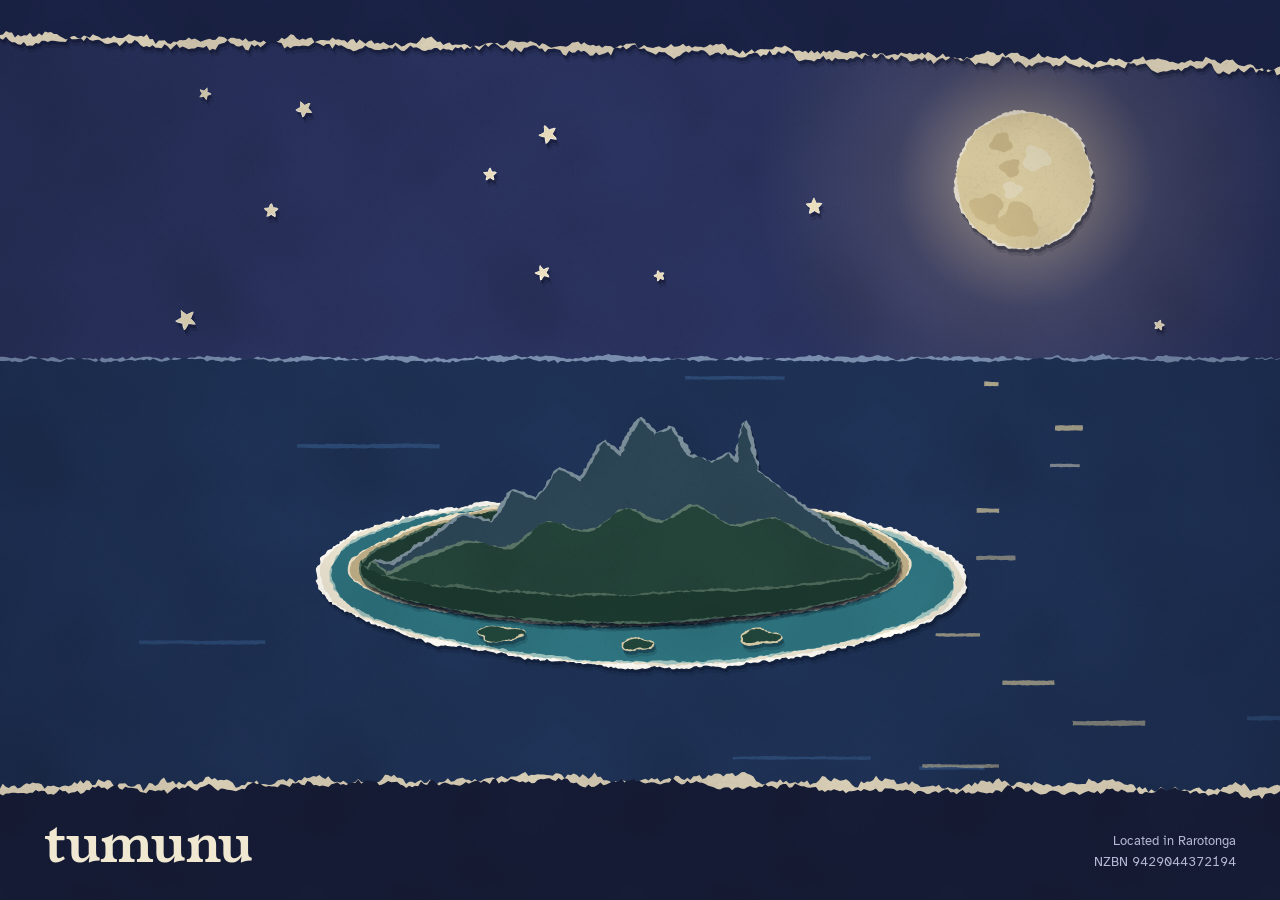
<file: index.html>
<!doctype html>
<html lang="en">
<head>
<meta charset="utf-8">
<meta name="viewport" content="width=device-width, initial-scale=1">
<title>tumunu</title>
<meta name="description" content="Located in Rarotonga.">
<meta name="theme-color" content="#1A2245">
<meta name="robots" content="index,follow">
<link rel="canonical" href="https://tumunu.com/">
<link rel="icon" href="/favicon.ico" sizes="any">
<link rel="icon" type="image/svg+xml" href="/tumunu-favicon.svg">
<link rel="icon" type="image/png" sizes="32x32" href="/favicon-32.png">
<link rel="apple-touch-icon" href="/apple-touch-icon-180.png">
<link rel="manifest" href="/site.webmanifest">
<meta property="og:title" content="tumunu">
<meta property="og:description" content="Located in Rarotonga.">
<meta property="og:type" content="website">
<meta property="og:url" content="https://tumunu.com/">
<meta property="og:site_name" content="tumunu">
<meta property="og:image" content="https://tumunu.com/og-image.jpg">
<meta property="og:image:width" content="1200">
<meta property="og:image:height" content="630">
<meta property="og:image:alt" content="A paper-cut collage of Rarotonga at night under a full moon, with the word tumunu.">
<meta name="twitter:card" content="summary_large_image">
<link rel="preconnect" href="https://fonts.googleapis.com">
<link rel="preconnect" href="https://fonts.gstatic.com" crossorigin>
<link href="https://fonts.googleapis.com/css2?family=Young+Serif&family=Atkinson+Hyperlegible:wght@400;700&display=swap" rel="stylesheet">
<link rel="stylesheet" href="/style.css">
<script src="/scene.js" defer></script>
</head>
<body>
<canvas id="scene" role="img" aria-label="A paper-cut collage of Rarotonga at night: the island ringed by its lagoon and reef, and a full moon over the ocean."></canvas>
<footer id="foot">
  <h1>tumunu</h1>
  <p class="meta"><span>Located in Rarotonga</span><span>NZBN 9429044372194</span></p>
</footer>

</body>
</html>
</file>
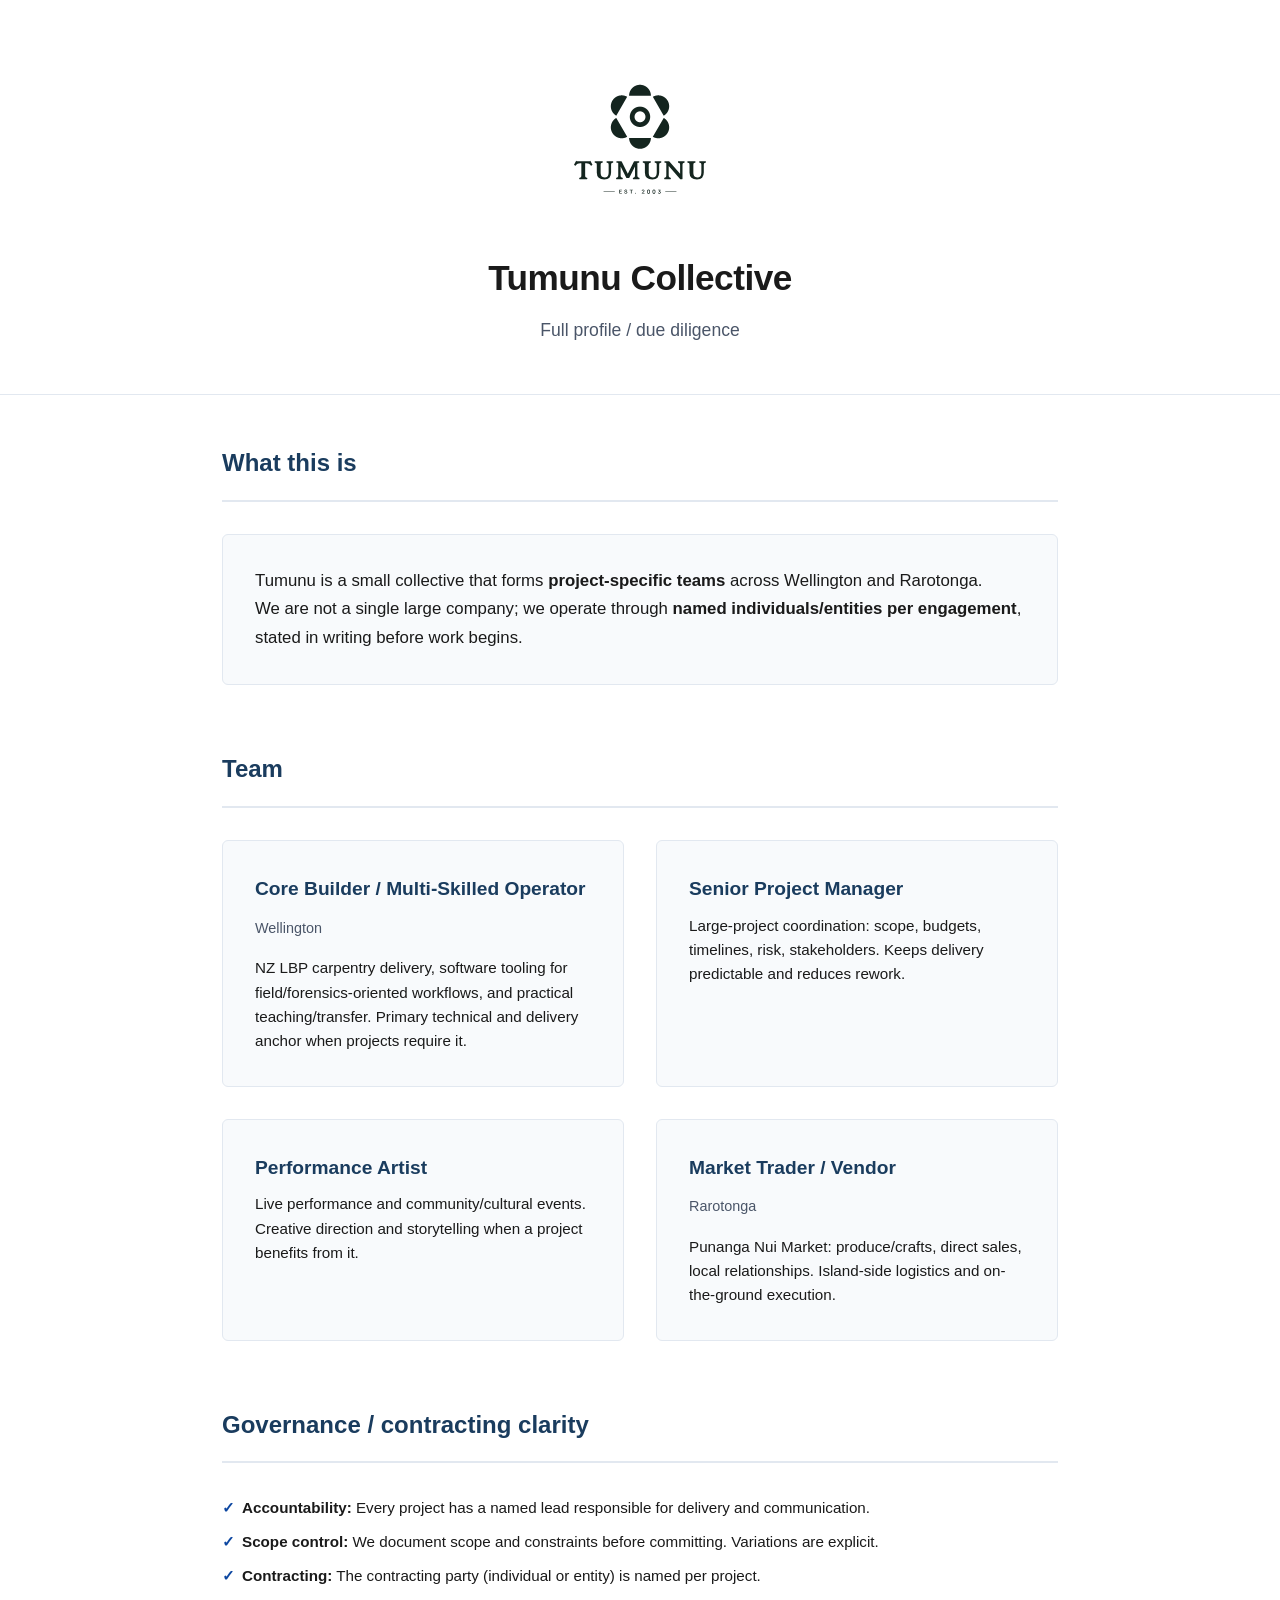
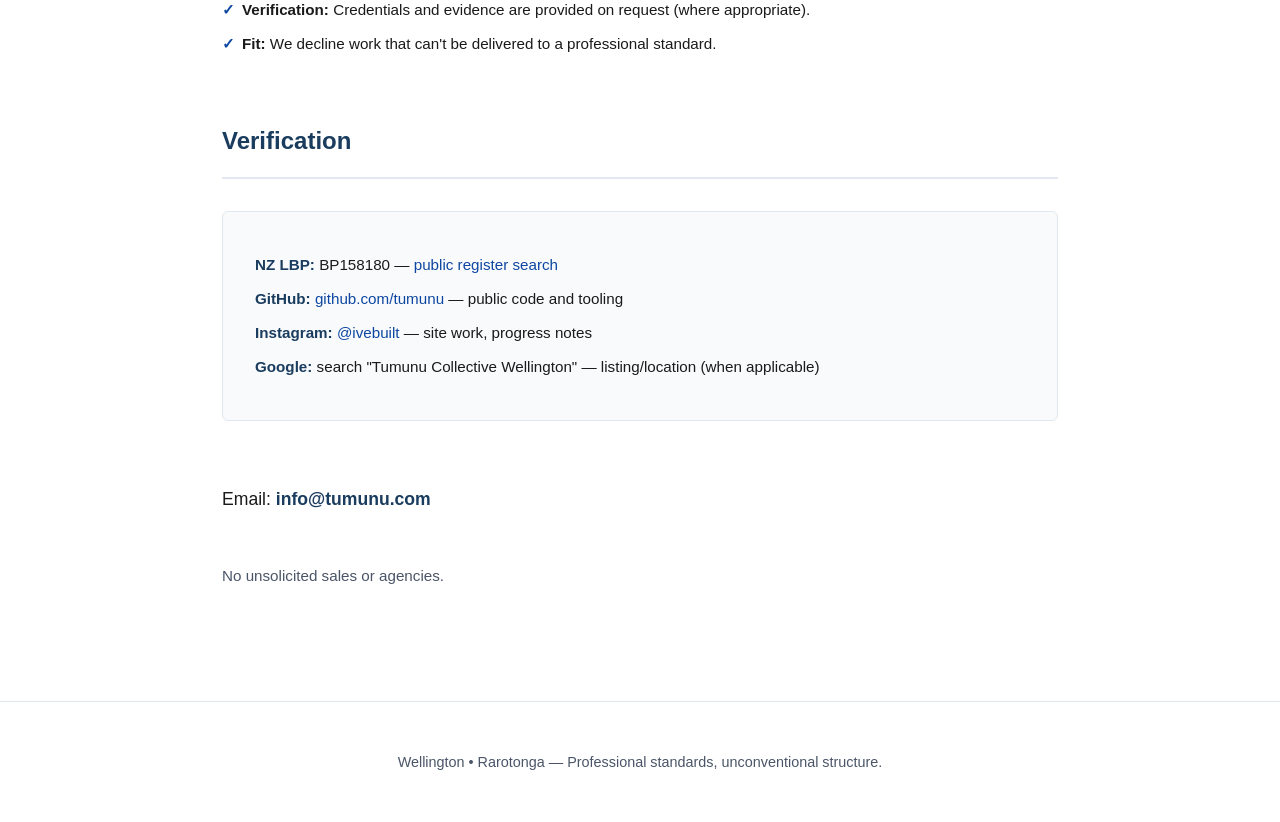
<file: about.html>
<!DOCTYPE html>
<html lang="en">
<head>
    <meta charset="UTF-8">
    <meta name="viewport" content="width=device-width, initial-scale=1.0">
    <meta name="description" content="Tumunu Collective — full profile and due diligence. Project-specific teams across Wellington and Rarotonga.">
    <meta name="robots" content="index,follow">
    <link rel="canonical" href="https://tumunu.com/about.html">
    <meta property="og:title" content="Tumunu Collective — Full Profile">
    <meta property="og:description" content="Project-specific teams across Wellington and Rarotonga. Named accountability, professional standards.">
    <meta property="og:site_name" content="Tumunu Collective">
    <meta property="og:type" content="website">
    <meta property="og:url" content="https://tumunu.com/about.html">
    <title>Tumunu Collective — Full Profile</title>
    <link rel="icon" type="image/svg+xml" href="/tumunu-favicon.svg">
    <link rel="icon" type="image/png" sizes="32x32" href="/favicon-32.png">
    <link rel="apple-touch-icon" href="/apple-touch-icon-180.png">
    <meta property="og:image" content="https://tumunu.com/og-image.jpg">
    <style>
        :root {
            --color-bg: #ffffff;
            --color-text: #1a1a1a;
            --color-muted: #4a5568;
            --color-primary: #0d47a1;
            --color-primary-dark: #1a3c5e;
            --color-border: #e2e8f0;
            --color-card: #f8fafc;
            --font-stack: 'Helvetica Neue', Helvetica, Arial, sans-serif;
            --spacing-xs: 0.5rem;
            --spacing-sm: 1rem;
            --spacing-md: 2rem;
            --spacing-lg: 3rem;
            --spacing-xl: 4rem;
            --max-width: 900px;
            --radius: 6px;
            --shadow-sm: 0 1px 3px rgba(0,0,0,0.08);
        }
        * { box-sizing: border-box; margin: 0; padding: 0; }
        body {
            font-family: var(--font-stack);
            background: var(--color-bg);
            color: var(--color-text);
            line-height: 1.7;
            -webkit-font-smoothing: antialiased;
        }
        a { color: var(--color-primary); text-decoration: none; }
        a:hover { text-decoration: underline; }
        .skip-link {
            position: absolute; left: -9999px; top: auto;
            width: 1px; height: 1px; overflow: hidden;
        }
        .skip-link:focus {
            left: 16px; top: 16px; width: auto; height: auto;
            padding: 10px 12px; background: #fff; color: #000;
            z-index: 9999; border: 2px solid var(--color-primary);
            border-radius: 4px;
        }

        /* Header */
        header {
            padding: var(--spacing-xl) var(--spacing-md) var(--spacing-lg);
            text-align: center;
            border-bottom: 1px solid var(--color-border);
        }
        header .logo { display: inline-block; margin-bottom: var(--spacing-sm); }
        header .logo img { display: block; width: 160px; height: auto; }
        header h1 {
            font-size: 2.2rem;
            font-weight: 800;
            letter-spacing: -0.5px;
            margin-bottom: var(--spacing-xs);
        }
        header .subtitle {
            font-size: 1.1rem;
            color: var(--color-muted);
            max-width: 600px;
            margin: 0 auto;
        }

        /* Main */
        main { max-width: var(--max-width); margin: 0 auto; padding: var(--spacing-lg) var(--spacing-md); }

        /* Sections */
        section { margin-bottom: var(--spacing-xl); }
        h2 {
            font-size: 1.5rem;
            font-weight: 700;
            color: var(--color-primary-dark);
            margin-bottom: var(--spacing-md);
            padding-bottom: var(--spacing-sm);
            border-bottom: 2px solid var(--color-border);
        }

        /* Expectations block */
        .expectations {
            background: var(--color-card);
            border: 1px solid var(--color-border);
            border-radius: var(--radius);
            padding: var(--spacing-md);
            margin-bottom: var(--spacing-lg);
            font-size: 1.05rem;
            line-height: 1.7;
        }

        /* Team cards */
        .team-grid {
            display: grid;
            grid-template-columns: repeat(auto-fit, minmax(280px, 1fr));
            gap: var(--spacing-md);
        }
        .role-card {
            background: var(--color-card);
            border: 1px solid var(--color-border);
            border-radius: var(--radius);
            padding: var(--spacing-md);
        }
        .role-card h3 {
            font-size: 1.2rem;
            font-weight: 700;
            margin-bottom: var(--spacing-xs);
            color: var(--color-primary-dark);
        }
        .role-card .location {
            display: inline-block;
            font-size: 0.9rem;
            color: var(--color-muted);
            margin-bottom: var(--spacing-sm);
        }
        .role-card p {
            font-size: 0.95rem;
            color: var(--color-text);
            margin: 0;
            line-height: 1.6;
        }

        /* Governance list */
        .governance-list {
            list-style: none;
            padding: 0;
        }
        .governance-list li {
            margin: var(--spacing-xs) 0;
            padding-left: 20px;
            position: relative;
            font-size: 0.95rem;
        }
        .governance-list li:before {
            content: "✓";
            position: absolute;
            left: 0;
            color: var(--color-primary);
            font-weight: 700;
        }

        /* Verification block */
        .verify-block {
            background: var(--color-card);
            border: 1px solid var(--color-border);
            border-radius: var(--radius);
            padding: var(--spacing-md);
        }
        .verify-list {
            list-style: none;
            padding: 0;
            margin: 0;
        }
        .verify-list li {
            margin: var(--spacing-xs) 0;
            font-size: 0.95rem;
        }
        .verify-list strong { color: var(--color-primary-dark); }

        /* Contact */
        .contact-line {
            margin: var(--spacing-lg) 0;
            font-size: 1.1rem;
        }
        .contact-line a {
            font-weight: 700;
            color: var(--color-primary-dark);
        }
        .contact-boundary {
            display: block;
            margin-top: var(--spacing-xs);
            font-size: 0.95rem;
            color: var(--color-muted);
        }

        /* Footer */
        footer {
            text-align: center;
            padding: var(--spacing-lg) var(--spacing-md);
            font-size: 0.9rem;
            color: var(--color-muted);
            border-top: 1px solid var(--color-border);
        }

        /* Responsive */
        @media (max-width: 768px) {
            header h1 { font-size: 1.8rem; }
            header .subtitle { font-size: 1rem; }
            h2 { font-size: 1.35rem; }
            .team-grid { grid-template-columns: 1fr; }
        }
    </style>
</head>
<body>
    <a class="skip-link" href="#main">Skip to content</a>

    <header>
        <a href="/" class="logo" aria-label="Tumunu Collective home"><img src="/brand/tumunu-stacked.svg" width="160" height="160" alt=""></a>
        <h1>Tumunu Collective</h1>
        <p class="subtitle">Full profile / due diligence</p>
    </header>

    <main id="main">
        <section>
            <h2>What this is</h2>
            <div class="expectations">
                Tumunu is a small collective that forms <strong>project-specific teams</strong> across Wellington and Rarotonga.<br>
                We are not a single large company; we operate through <strong>named individuals/entities per engagement</strong>, stated in writing before work begins.
            </div>
        </section>

        <section>
            <h2>Team</h2>
            <div class="team-grid">
                <div class="role-card">
                    <h3>Core Builder / Multi-Skilled Operator</h3>
                    <span class="location">Wellington</span>
                    <p>NZ LBP carpentry delivery, software tooling for field/forensics-oriented workflows, and practical teaching/transfer. Primary technical and delivery anchor when projects require it.</p>
                </div>
                <div class="role-card">
                    <h3>Senior Project Manager</h3>
                    <p>Large-project coordination: scope, budgets, timelines, risk, stakeholders. Keeps delivery predictable and reduces rework.</p>
                </div>
                <div class="role-card">
                    <h3>Performance Artist</h3>
                    <p>Live performance and community/cultural events. Creative direction and storytelling when a project benefits from it.</p>
                </div>
                <div class="role-card">
                    <h3>Market Trader / Vendor</h3>
                    <span class="location">Rarotonga</span>
                    <p>Punanga Nui Market: produce/crafts, direct sales, local relationships. Island-side logistics and on-the-ground execution.</p>
                </div>
            </div>
        </section>

        <section>
            <h2>Governance / contracting clarity</h2>
            <ul class="governance-list">
                <li><strong>Accountability:</strong> Every project has a named lead responsible for delivery and communication.</li>
                <li><strong>Scope control:</strong> We document scope and constraints before committing. Variations are explicit.</li>
                <li><strong>Contracting:</strong> The contracting party (individual or entity) is named per project.</li>
                <li><strong>Verification:</strong> Credentials and evidence are provided on request (where appropriate).</li>
                <li><strong>Fit:</strong> We decline work that can't be delivered to a professional standard.</li>
            </ul>
        </section>

        <section>
            <h2>Verification</h2>
            <div class="verify-block">
                <ul class="verify-list">
                    <li><strong>NZ LBP:</strong> BP158180 — <a href="https://kete-lbp.mbie.govt.nz/advanced-building-practitioner-search/" target="_blank" rel="noopener">public register search</a></li>
                    <li><strong>GitHub:</strong> <a href="https://github.com/tumunu" target="_blank" rel="noopener">github.com/tumunu</a> — public code and tooling</li>
                    <li><strong>Instagram:</strong> <a href="https://www.instagram.com/ivebuilt/" target="_blank" rel="noopener">@ivebuilt</a> — site work, progress notes</li>
                    <li><strong>Google:</strong> search "Tumunu Collective Wellington" — listing/location (when applicable)</li>
                </ul>
            </div>
        </section>

        <section>
            <div class="contact-line">
                Email: <a href="mailto:info@tumunu.com">info@tumunu.com</a>
            </div>
            <span class="contact-boundary">No unsolicited sales or agencies.</span>
        </section>

        <!-- Optional legacy link: uncomment if needed -->
        <!--
        <section style="border-top:1px solid var(--color-border); padding-top: var(--spacing-md);">
            <p style="font-size:0.95rem; color:var(--color-muted);">
                Personal work record of the Core Builder is available on request / via legacy page.
            </p>
        </section>
        -->
    </main>

    <footer>
        Wellington • Rarotonga — Professional standards, unconventional structure.
    </footer>

    <script>
        // Smooth scroll for anchor links
        document.querySelectorAll('a[href^="#"]').forEach(anchor => {
            anchor.addEventListener('click', function(e) {
                const target = document.querySelector(this.getAttribute('href'));
                if (target) {
                    e.preventDefault();
                    target.scrollIntoView({ behavior: 'smooth', block: 'start' });
                }
            });
        });
    </script>
</body>
</html>
</file>
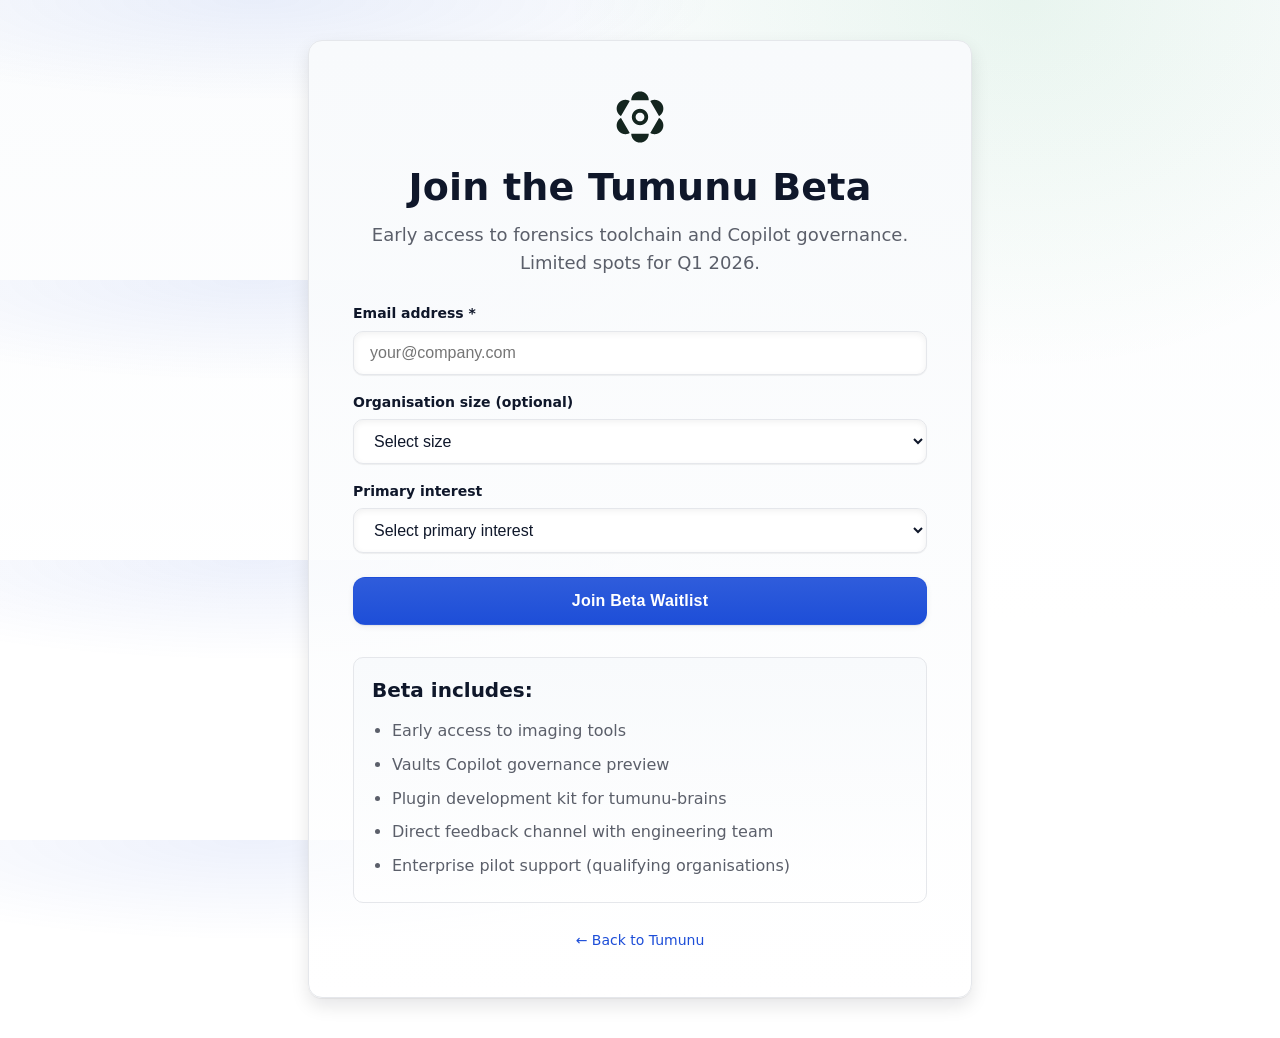
<file: beta.html>
<!DOCTYPE html>
<html lang="en">
<head>
  <meta charset="UTF-8">
  <title>Join Tumunu Beta — Forensics & Copilot Governance</title>
  <meta name="viewport" content="width=device-width, initial-scale=1">
  <meta name="description" content="Early access to Tumunu's forensics toolchain and Copilot governance platform. Limited beta spots for Q1 2025.">
  <link rel="canonical" href="https://tumunu.dev/beta">
  <meta name="theme-color" content="#ffffff">
  <meta property="og:type" content="website">
  <meta property="og:title" content="Join Tumunu Beta — Forensics & Copilot Governance">
  <meta property="og:description" content="Early access to Tumunu's forensics toolchain and Copilot governance platform. Limited beta spots for Q1 2025.">
  <meta property="og:url" content="https://tumunu.dev/beta">
  <meta name="twitter:card" content="summary_large_image">
  <meta name="twitter:title" content="Join Tumunu Beta — Forensics & Copilot Governance">
  <meta name="twitter:description" content="Early access to Tumunu's forensics toolchain and Copilot governance platform.">
  <link rel="icon" type="image/svg+xml" href="/tumunu-favicon.svg">
  <link rel="icon" type="image/png" sizes="32x32" href="/favicon-32.png">
  <link rel="apple-touch-icon" href="/apple-touch-icon-180.png">
  <meta property="og:image" content="https://tumunu.com/og-image.jpg">
  <style>
    :root {
      --bg: #ffffff;
      --fg: #0f172a;
      --muted: #5b5f6a;
      --muted-2: #6b7280;
      --accent: #1d4ed8;
      --accent-2: #16a34a;
      --card: #f8fafc;
      --card-elev: #ffffff;
      --card-border: #e5e7eb;
      --error: #dc2626;
      --success: #16a34a;
      --max: 720px;
      --radius: 14px;
      --radius-sm: 10px;
      --shadow-sm: 0 1px 1px rgba(2,6,23,.06), 0 2px 6px rgba(2,6,23,.06);
      --shadow: 0 1px 1px rgba(2,6,23,.05), 0 8px 18px rgba(2,6,23,.10);
      --shade: radial-gradient(60% 60% at 20% 0%, color-mix(in srgb, var(--accent) 8%, transparent), transparent 60%),
               radial-gradient(60% 60% at 80% 0%, color-mix(in srgb, var(--accent-2) 8%, transparent), transparent 60%);
    }
    @media (prefers-color-scheme: dark) {
      :root {
        --bg: #0b0f1a;
        --fg: #e7e7ea;
        --muted: #a1a1aa;
        --muted-2: #9ca3af;
        --accent: #60a5fa;
        --accent-2: #22c55e;
        --card: #0f1422;
        --card-elev: #12182a;
        --card-border: #1f2937;
        --shadow-sm: 0 1px 1px rgba(0,0,0,.22), 0 2px 6px rgba(0,0,0,.22);
        --shadow: 0 1px 1px rgba(0,0,0,.18), 0 12px 24px rgba(0,0,0,.32);
        --shade: radial-gradient(60% 60% at 20% 0%, color-mix(in srgb, var(--accent) 18%, transparent), transparent 60%),
                 radial-gradient(60% 60% at 80% 0%, color-mix(in srgb, var(--accent-2) 18%, transparent), transparent 60%);
      }
    }
    * { box-sizing: border-box; }
    body {
      margin: 0;
      font-family: ui-sans-serif, system-ui, -apple-system, Segoe UI, Roboto, sans-serif;
      background:
        var(--shade),
        linear-gradient(180deg, color-mix(in srgb, var(--card) 60%, transparent), transparent 60%) no-repeat,
        var(--bg);
      background-size: 100% 280px, 100% 100%, 100% 100%;
      color: var(--fg);
      line-height: 1.6;
      text-rendering: optimizeLegibility;
      -webkit-font-smoothing: antialiased;
    }
    .wrap {
      max-width: var(--max);
      margin: 0 auto;
      padding: 40px clamp(16px, 4vw, 28px);
      min-height: 100vh;
      display: flex;
      flex-direction: column;
      justify-content: center;
    }
    .beta-form {
      background:
        linear-gradient(180deg, var(--card), color-mix(in srgb, var(--card-elev) 70%, transparent));
      border: 1px solid var(--card-border);
      border-radius: var(--radius);
      padding: clamp(28px, 6vw, 44px);
      box-shadow: var(--shadow);
      text-align: center;
    }
    .beta-mark { display: block; margin: 0 auto 16px; }
    @media (prefers-color-scheme: dark) { .beta-mark { content: url(/brand/tumunu-mark-light.svg); } }
    .beta-form h1 {
      font-size: clamp(28px, 5vw, 38px);
      margin: 0 0 10px 0;
      line-height: 1.2;
      letter-spacing: .2px;
    }
    .beta-form p {
      margin: 0 0 24px 0;
      color: var(--muted);
      font-size: clamp(16px, 3vw, 18px);
    }
    .form-group {
      margin-bottom: 16px;
      text-align: left;
    }
    .form-group label {
      display: block;
      margin-bottom: 6px;
      font-weight: 600;
      font-size: 14px;
    }
    .form-group input, .form-group select {
      width: 100%;
      padding: 12px 16px;
      border: 1px solid var(--card-border);
      border-radius: 10px;
      background: var(--bg);
      color: var(--fg);
      font-size: 16px;
      box-shadow: var(--shadow-sm) inset;
    }
    .form-group input:focus, .form-group select:focus {
      outline: 2px solid var(--accent);
      outline-offset: 2px;
      border-color: var(--accent);
    }
    .submit-btn {
      width: 100%;
      background: linear-gradient(180deg, color-mix(in srgb, var(--accent) 92%, white), var(--accent));
      color: white;
      border: 1px solid color-mix(in srgb, var(--accent) 22%, transparent);
      padding: 14px 20px;
      border-radius: 12px;
      font-weight: 700;
      letter-spacing: .2px;
      font-size: 16px;
      cursor: pointer;
      margin-top: 8px;
      box-shadow: var(--shadow-sm);
      transition: transform .08s ease, filter .2s ease;
    }
    .submit-btn:hover {
      filter: saturate(1.04) brightness(1.02);
      transform: translateY(-1px);
    }
    .submit-btn:disabled {
      opacity: 0.6;
      cursor: not-allowed;
    }
    .benefits {
      margin-top: 32px;
      text-align: left;
      background:
        linear-gradient(180deg, var(--card), color-mix(in srgb, var(--card-elev) 70%, transparent));
      border: 1px solid var(--card-border);
      border-radius: var(--radius-sm);
      padding: 16px 18px;
    }
    .benefits h2 {
      font-size: 20px;
      margin: 0 0 12px 0;
    }
    .benefits ul {
      margin: 0;
      padding-left: 20px;
      color: var(--muted);
    }
    .benefits li {
      margin-bottom: 8px;
    }
    .back-link {
      margin-top: 24px;
      text-align: center;
    }
    .back-link a {
      color: var(--accent);
      text-decoration: none;
      font-size: 14px;
      transition: color .15s ease;
    }
    .back-link a:hover {
      text-decoration: underline;
    }
    .error {
      color: var(--error);
      font-size: 14px;
      margin-top: 8px;
    }
    .success {
      background:
        linear-gradient(180deg, color-mix(in srgb, var(--success) 10%, transparent), transparent),
        linear-gradient(0deg, var(--card), transparent);
      border: 1px solid color-mix(in srgb, var(--success) 30%, transparent);
      color: var(--success);
      padding: 16px;
      border-radius: 10px;
      margin-top: 16px;
      text-align: center;
      box-shadow: var(--shadow-sm);
    }
    .hidden { display: none; }
  </style>
</head>
<body>
<main class="wrap">
  <div class="beta-form">
    <img class="beta-mark" src="/brand/tumunu-mark.svg" width="64" height="64" alt="">
    <h1>Join the Tumunu Beta</h1>
    <p>Early access to forensics toolchain and Copilot governance. Limited spots for Q1 2026.</p>
    
    <form id="betaForm" action="#" method="post">
      <div class="form-group">
        <label for="email">Email address *</label>
        <input type="email" id="email" name="email" required placeholder="your@company.com">
      </div>
      
      <div class="form-group">
        <label for="org_size">Organisation size (optional)</label>
        <select id="org_size" name="org_size">
          <option value="">Select size</option>
          <option value="1-10">1-10 employees</option>
          <option value="11-50">11-50 employees</option>
          <option value="51-200">51-200 employees</option>
          <option value="201-1000">201-1000 employees</option>
          <option value="1000+">1000+ employees</option>
        </select>
      </div>
      
      <div class="form-group">
        <label for="use_case">Primary interest</label>
        <select id="use_case" name="use_case">
          <option value="">Select primary interest</option>
          <option value="forensics">Digital forensics & incident response</option>
          <option value="copilot">Copilot governance & AI policy</option>
          <option value="both">Both forensics and governance</option>
          <option value="other">Other</option>
        </select>
      </div>
      
      <button type="submit" class="submit-btn">Join Beta Waitlist</button>
      
      <div id="error" class="error hidden"></div>
      <div id="success" class="success hidden">
        <strong>Welcome to the beta!</strong><br>
        Check your email for next steps. Enterprise customers can also 
        <a href="#" onclick="window.open('https://calendly.com/tumunu/enterprise', '_blank')" style="color: var(--success); text-decoration: underline;">book a call</a>.
      </div>
    </form>
    
    <div class="benefits">
      <h2>Beta includes:</h2>
      <ul>
        <li>Early access to imaging tools</li>
        <li>Vaults Copilot governance preview</li>
        <li>Plugin development kit for tumunu-brains</li>
        <li>Direct feedback channel with engineering team</li>
        <li>Enterprise pilot support (qualifying organisations)</li>
      </ul>
    </div>
    
    <div class="back-link">
      <a href="/">&larr; Back to Tumunu</a>
    </div>
  </div>
</main>

<script>
document.getElementById('betaForm').addEventListener('submit', function(e) {
  e.preventDefault();
  
  const submitBtn = document.querySelector('.submit-btn');
  const errorDiv = document.getElementById('error');
  const successDiv = document.getElementById('success');
  const form = document.getElementById('betaForm');
  
  // Reset states
  errorDiv.classList.add('hidden');
  successDiv.classList.add('hidden');
  submitBtn.disabled = true;
  submitBtn.textContent = 'Joining...';
  
  // Get form data
  const formData = new FormData(form);
  const email = formData.get('email');
  
  // Basic validation
  if (!email || !email.includes('@')) {
    errorDiv.textContent = 'Please enter a valid email address';
    errorDiv.classList.remove('hidden');
    submitBtn.disabled = false;
    submitBtn.textContent = 'Join Beta Waitlist';
    return;
  }
  
  // Simulate API call (replace with actual endpoint)
  setTimeout(() => {
    // For now, just show success
    // In production, this would be a real API call to your backend
    form.classList.add('hidden');
    successDiv.classList.remove('hidden');
    
    // Track conversion event
    if (typeof gtag !== 'undefined') {
      gtag('event', 'beta_signup', {
        'event_category': 'conversion',
        'event_label': formData.get('use_case') || 'unknown'
      });
    }
    
    submitBtn.disabled = false;
    submitBtn.textContent = 'Join Beta Waitlist';
  }, 1500);
});
</script>

</body>
</html>
</file>
<file: style.css>
/* tumunu.com — page styles. The scene itself is drawn by scene.js. */

:root {
  --night: #2B3461;
  --cream: #F1E8D2;
  --dusk: #B6B8D2;
}
* { box-sizing: border-box; margin: 0; }
html, body { height: 100%; }
body {
  background: var(--night);
  color: var(--cream);
  font-family: "Atkinson Hyperlegible", system-ui, sans-serif;
  overflow: hidden;
  -webkit-font-smoothing: antialiased;
}
canvas {
  position: fixed;
  inset: 0;
  width: 100%;
  height: 100%;
  display: block;
}
footer {
  position: fixed;
  left: 0; right: 0; bottom: 0;
  z-index: 1;
  display: flex;
  justify-content: space-between;
  align-items: flex-end;
  gap: 10px 24px;
  padding: 20px clamp(16px, 4vw, 44px) clamp(18px, 3.2vh, 32px);
}
h1 {
  font-family: "Young Serif", Georgia, serif;
  font-weight: 400;
  font-size: clamp(32px, 4.2vw, 52px);
  line-height: 1;
  letter-spacing: -0.005em;
  color: var(--cream);
}
.meta {
  display: flex;
  flex-direction: column;
  align-items: flex-end;
  gap: 3px;
  font-size: 13px;
  line-height: 1.4;
  color: var(--dusk);
  font-variant-numeric: tabular-nums;
}
@media (max-width: 560px) {
  footer { flex-direction: column; align-items: center; text-align: center; }
  .meta { align-items: center; }
}
</file>
